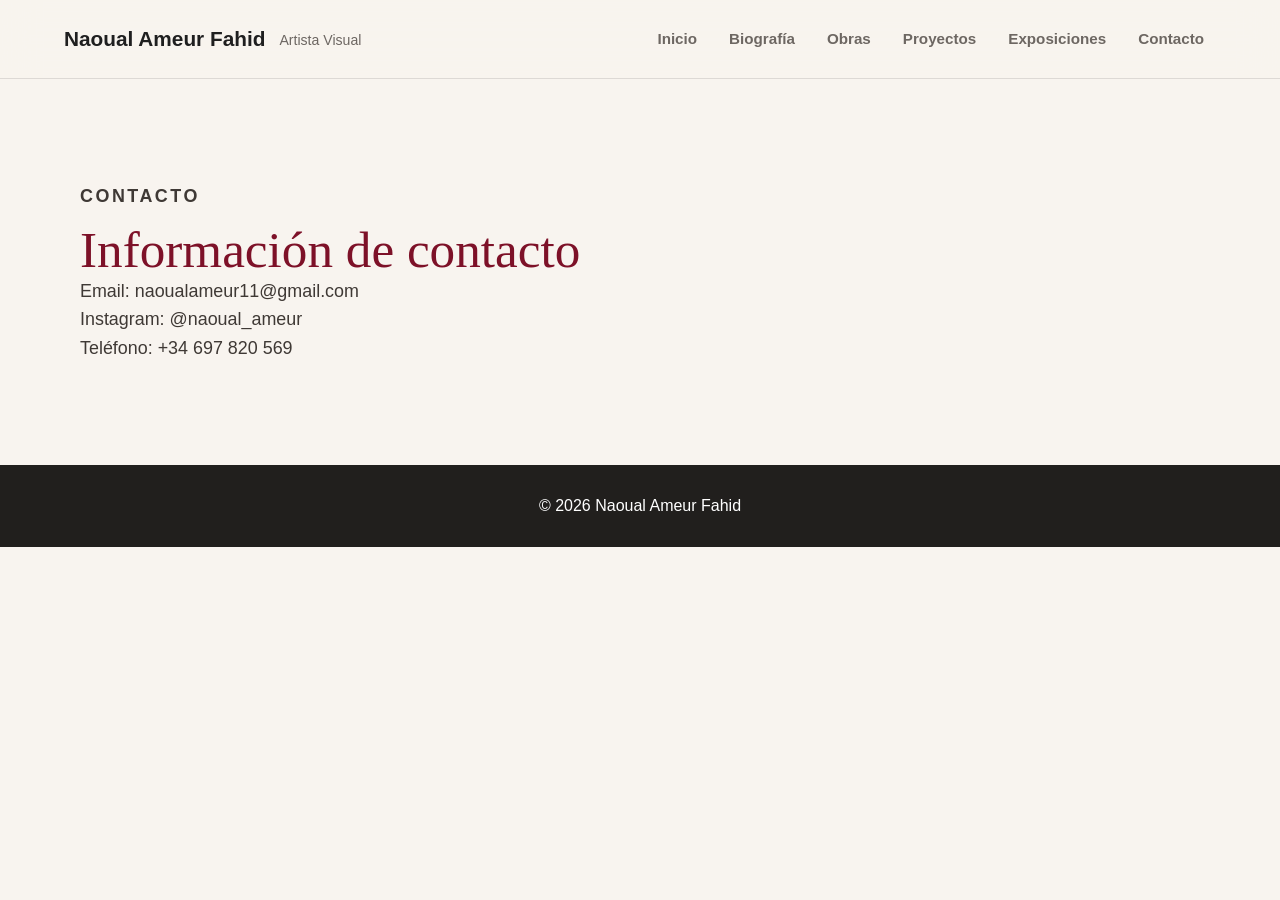
<file: contacto.html>
<!DOCTYPE html>
<html lang="es">
<head>
    <meta charset="UTF-8">
    <meta name="viewport" content="width=device-width, initial-scale=1.0">
    <title>Contacto | Naoual Ameur Fahid</title>
    <link rel="stylesheet" href="style.css">
</head>
<body>
    <header>
        <div class="logo">
            <h1>Naoual Ameur Fahid</h1>
            <p>Artista Visual</p>
        </div>

        <nav>
            <a href="index.html">Inicio</a>
            <a href="biografia.html">Biografía</a>
            <a href="galeria.html">Obras</a>
            <a href="proyectos.html">Proyectos</a>
            <a href="exposiciones.html">Exposiciones</a>
            <a href="contacto.html">Contacto</a>
        </nav>
    </header>

    <main>
        <section class="contenido">
            <p class="eyebrow">Contacto</p>
            <h2>Información de contacto</h2>
            <p>Email: naoualameur11@gmail.com</p>
            <p>Instagram: @naoual_ameur</p>
            <p>Teléfono: +34 697 820 569</p>
        </section>
    </main>

    <footer>
        <p>© 2026 Naoual Ameur Fahid</p>
    </footer>
</body>
</html>
</file>
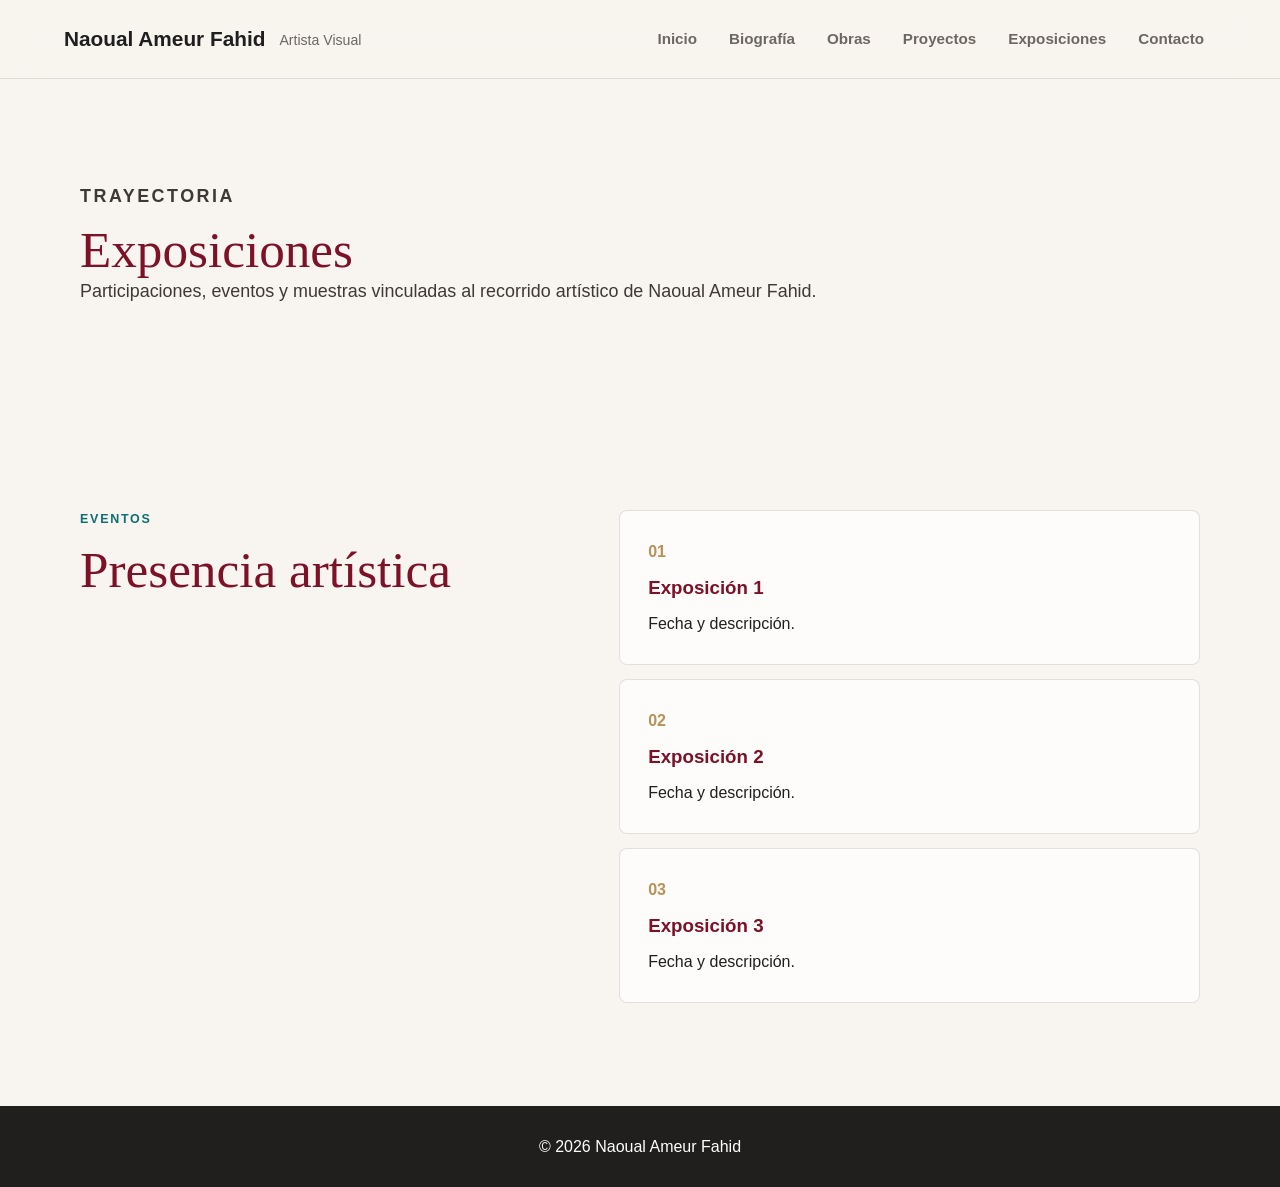
<file: exposiciones.html>
<!DOCTYPE html>
<html lang="es">
<head>
    <meta charset="UTF-8">
    <meta name="viewport" content="width=device-width, initial-scale=1.0">
    <title>Exposiciones | Naoual Ameur Fahid</title>
    <link rel="stylesheet" href="style.css">
</head>
<body>
    <header>
        <div class="logo">
            <h1>Naoual Ameur Fahid</h1>
            <p>Artista Visual</p>
        </div>

        <nav>
            <a href="index.html">Inicio</a>
            <a href="biografia.html">Biografía</a>
            <a href="galeria.html">Obras</a>
            <a href="proyectos.html">Proyectos</a>
            <a href="exposiciones.html">Exposiciones</a>
            <a href="contacto.html">Contacto</a>
        </nav>
    </header>

    <main>
        <section class="contenido">
            <p class="eyebrow">Trayectoria</p>
            <h2>Exposiciones</h2>
            <p>Participaciones, eventos y muestras vinculadas al recorrido artístico de Naoual Ameur Fahid.</p>
        </section>

        <section class="process-section">
            <div class="section-heading">
                <p class="eyebrow">Eventos</p>
                <h2>Presencia artística</h2>
            </div>
            <div class="process-grid">
                <article><span>01</span><h3>Exposición 1</h3><p>Fecha y descripción.</p></article>
                <article><span>02</span><h3>Exposición 2</h3><p>Fecha y descripción.</p></article>
                <article><span>03</span><h3>Exposición 3</h3><p>Fecha y descripción.</p></article>
            </div>
        </section>
    </main>

    <footer>
        <p>© 2026 Naoual Ameur Fahid</p>
    </footer>
</body>
</html>
</file>
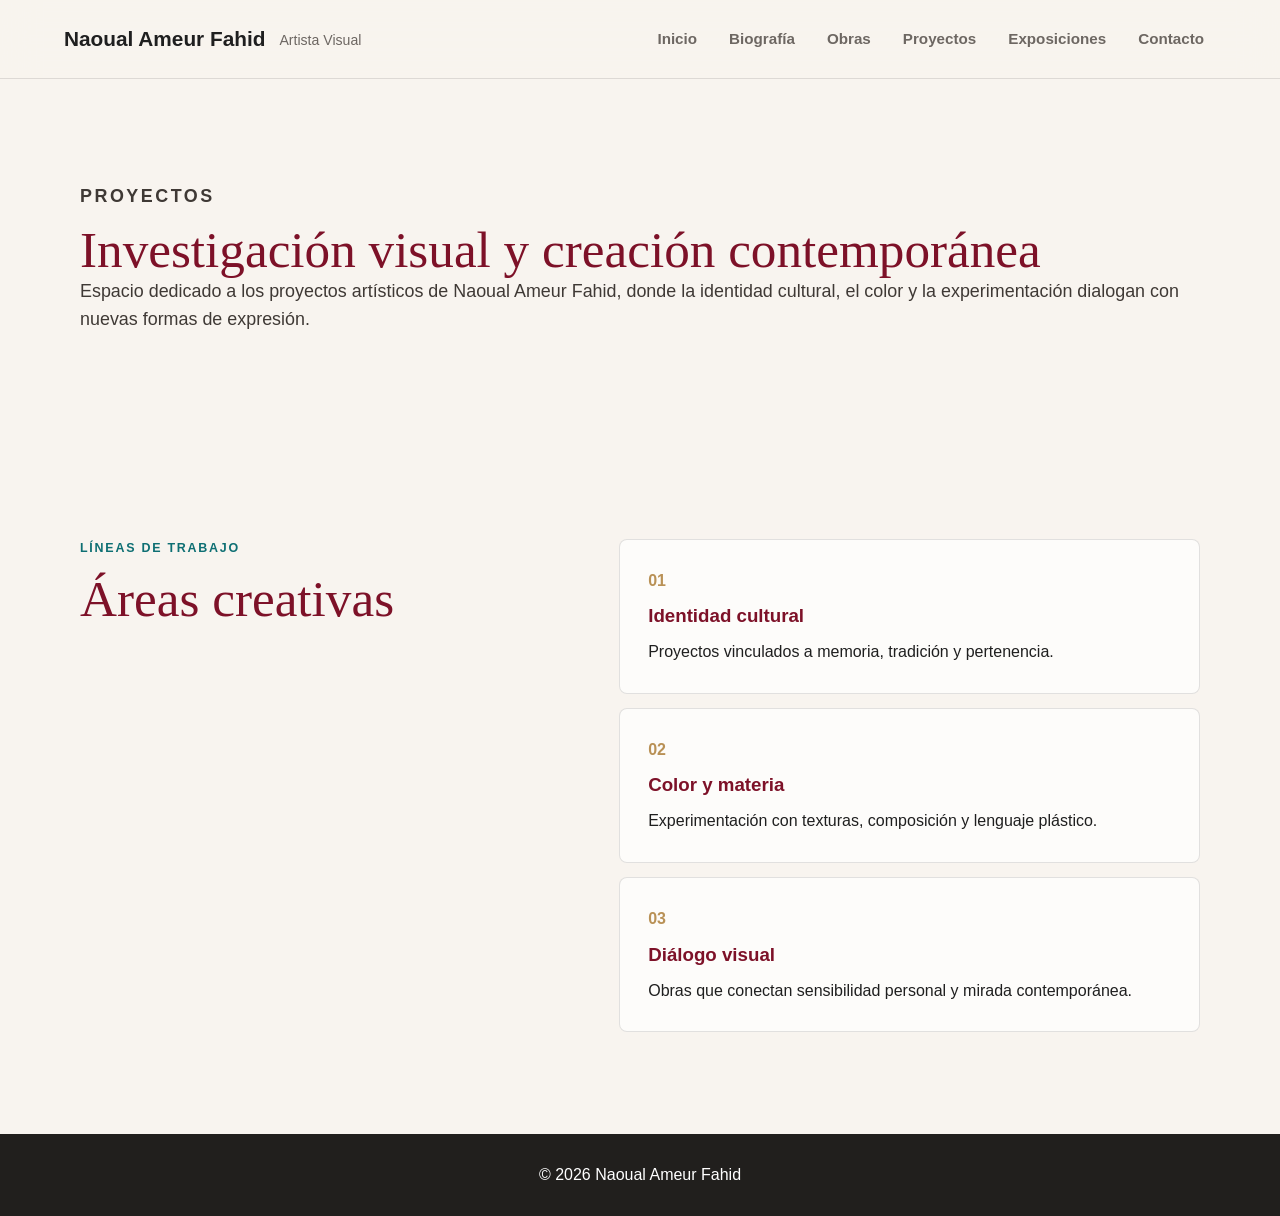
<file: proyectos.html>
<!DOCTYPE html>
<html lang="es">
<head>
    <meta charset="UTF-8">
    <meta name="viewport" content="width=device-width, initial-scale=1.0">
    <title>Proyectos | Naoual Ameur Fahid</title>
    <link rel="stylesheet" href="style.css">
</head>
<body>
    <header>
        <div class="logo">
            <h1>Naoual Ameur Fahid</h1>
            <p>Artista Visual</p>
        </div>

        <nav>
            <a href="index.html">Inicio</a>
            <a href="biografia.html">Biografía</a>
            <a href="galeria.html">Obras</a>
            <a href="proyectos.html">Proyectos</a>
            <a href="exposiciones.html">Exposiciones</a>
            <a href="contacto.html">Contacto</a>
        </nav>
    </header>

    <main>
        <section class="contenido">
            <p class="eyebrow">Proyectos</p>
            <h2>Investigación visual y creación contemporánea</h2>
            <p>
                Espacio dedicado a los proyectos artísticos de Naoual Ameur Fahid,
                donde la identidad cultural, el color y la experimentación dialogan
                con nuevas formas de expresión.
            </p>
        </section>

        <section class="process-section">
            <div class="section-heading">
                <p class="eyebrow">Líneas de trabajo</p>
                <h2>Áreas creativas</h2>
            </div>
            <div class="process-grid">
                <article><span>01</span><h3>Identidad cultural</h3><p>Proyectos vinculados a memoria, tradición y pertenencia.</p></article>
                <article><span>02</span><h3>Color y materia</h3><p>Experimentación con texturas, composición y lenguaje plástico.</p></article>
                <article><span>03</span><h3>Diálogo visual</h3><p>Obras que conectan sensibilidad personal y mirada contemporánea.</p></article>
            </div>
        </section>
    </main>

    <footer>
        <p>© 2026 Naoual Ameur Fahid</p>
    </footer>
</body>
</html>
</file>
<file: style.css>
:root{
    --ink:#1f1f1f;
    --muted:#6d6762;
    --paper:#f8f4ef;
    --panel:#ffffff;
    --wine:#7d1128;
    --clay:#b99156;
    --teal:#0e6f73;
    --line:rgba(31,31,31,.12);
    --shadow:0 18px 45px rgba(31,31,31,.12);
}

*{
    margin:0;
    padding:0;
    box-sizing:border-box;
}

html{
    scroll-behavior:smooth;
}

body{
    font-family:"Segoe UI", Arial, sans-serif;
    background:var(--paper);
    color:var(--ink);
    line-height:1.6;
}

img{
    max-width:100%;
    display:block;
}

a{
    color:inherit;
}

.site-header,
header{
    position:sticky;
    top:0;
    z-index:20;
    display:flex;
    align-items:center;
    justify-content:space-between;
    gap:28px;
    padding:18px clamp(20px,5vw,72px);
    background:rgba(248,244,239,.94);
    border-bottom:1px solid var(--line);
    backdrop-filter:blur(18px);
}

.brand,
.logo{
    display:flex;
    align-items:center;
    gap:14px;
    color:var(--ink);
    text-decoration:none;
    text-align:left;
}

.brand-mark{
    width:48px;
    height:48px;
    display:grid;
    place-items:center;
    flex:0 0 auto;
    background:var(--wine);
    color:white;
    border-radius:50%;
    font-weight:800;
    font-size:.82rem;
    letter-spacing:.04em;
}

.brand strong,
.logo h1{
    display:block;
    font-size:clamp(1rem,1.7vw,1.3rem);
    line-height:1.1;
}

.brand small,
.logo p{
    display:block;
    margin-top:3px;
    color:var(--muted);
    font-size:.88rem;
}

.main-nav,
nav{
    display:flex;
    align-items:center;
    justify-content:flex-end;
    gap:8px;
    flex-wrap:wrap;
}

.main-nav a,
nav a{
    padding:9px 12px;
    color:var(--muted);
    text-decoration:none;
    font-size:.95rem;
    font-weight:650;
    border-radius:999px;
    transition:background .2s ease,color .2s ease;
}

.main-nav a:hover,
nav a:hover{
    background:rgba(125,17,40,.08);
    color:var(--wine);
}

main{
    overflow:hidden;
}

.hero{
    min-height:calc(100vh - 86px);
    display:grid;
    grid-template-columns:minmax(0,1.05fr) minmax(320px,.95fr);
    align-items:center;
    gap:clamp(32px,5vw,78px);
    padding:clamp(42px,7vw,96px) clamp(20px,5vw,72px);
}

.hero-copy{
    max-width:760px;
}

.eyebrow{
    margin-bottom:14px;
    color:var(--teal);
    font-size:.78rem;
    font-weight:800;
    letter-spacing:.14em;
    text-transform:uppercase;
}

.hero h1{
    max-width:720px;
    font-family:Georgia, "Times New Roman", serif;
    font-size:clamp(3.1rem,8vw,7.2rem);
    line-height:.92;
    font-weight:500;
    color:var(--wine);
}

.hero-lead{
    max-width:680px;
    margin-top:26px;
    color:#37322f;
    font-size:clamp(1.05rem,1.5vw,1.28rem);
}

.hero-actions,
.botones{
    display:flex;
    align-items:center;
    gap:12px;
    flex-wrap:wrap;
    margin-top:34px;
}

.button,
.boton,
.boton-secundario{
    display:inline-flex;
    align-items:center;
    justify-content:center;
    min-height:46px;
    padding:12px 20px;
    border:1px solid transparent;
    border-radius:999px;
    text-decoration:none;
    font-weight:750;
    transition:transform .2s ease, box-shadow .2s ease, background .2s ease;
}

.button:hover,
.boton:hover,
.boton-secundario:hover{
    transform:translateY(-2px);
}

.button-primary,
.boton{
    background:var(--wine);
    color:white;
    box-shadow:0 12px 30px rgba(125,17,40,.22);
}

.button-secondary,
.boton-secundario{
    background:transparent;
    color:var(--wine);
    border-color:rgba(125,17,40,.35);
}

.hero-media{
    position:relative;
    min-height:560px;
    border-radius:8px;
}

.hero-media::before{
    content:"";
    position:absolute;
    inset:28px -22px -22px 42px;
    background:var(--clay);
    border-radius:8px;
    z-index:0;
}

.hero-media img{
    position:relative;
    z-index:1;
    width:100%;
    height:560px;
    object-fit:cover;
    object-position:center top;
    border-radius:8px;
    box-shadow:var(--shadow);
}

.media-caption{
    position:absolute;
    left:22px;
    right:22px;
    bottom:22px;
    z-index:2;
    display:flex;
    gap:8px;
    flex-wrap:wrap;
}

.media-caption span{
    padding:8px 12px;
    background:rgba(255,255,255,.88);
    border:1px solid rgba(255,255,255,.65);
    border-radius:999px;
    color:var(--ink);
    font-size:.83rem;
    font-weight:700;
}

.intro-section,
.featured-section,
.process-section,
.contenido{
    width:min(1120px,calc(100% - 40px));
    margin:0 auto;
    padding:clamp(60px,8vw,108px) 0;
}

.intro-section{
    display:grid;
    grid-template-columns:.78fr 1.22fr;
    gap:clamp(28px,5vw,74px);
    border-top:1px solid var(--line);
}

.section-heading h2,
.sobre h2,
.contenido h2{
    font-family:Georgia, "Times New Roman", serif;
    color:var(--wine);
    font-size:clamp(2rem,4vw,4rem);
    line-height:1.02;
    font-weight:500;
}

.intro-section > p,
.sobre p,
.contenido p{
    color:#3f3935;
    font-size:clamp(1rem,1.4vw,1.16rem);
}

.stats,
.estadisticas{
    width:min(1120px,calc(100% - 40px));
    margin:0 auto;
    display:grid;
    grid-template-columns:repeat(4,1fr);
    border:1px solid var(--line);
    background:var(--panel);
    box-shadow:0 16px 40px rgba(31,31,31,.07);
}

.stats article,
.stat{
    min-height:150px;
    display:flex;
    flex-direction:column;
    justify-content:center;
    gap:2px;
    padding:24px;
    text-align:center;
    border-right:1px solid var(--line);
}

.stats article:last-child{
    border-right:0;
}

.stats strong,
.stat h3{
    color:var(--wine);
    font-family:Georgia, "Times New Roman", serif;
    font-size:clamp(2.4rem,5vw,4.2rem);
    line-height:1;
    font-weight:500;
}

.stats span,
.stat p{
    color:var(--muted);
    font-weight:750;
}

.art-grid,
.grid,
.galeria-grid{
    display:grid;
    grid-template-columns:1.2fr .9fr .9fr;
    gap:18px;
    margin-top:36px;
}

.art-card,
.obra{
    position:relative;
    min-height:380px;
    overflow:hidden;
    border-radius:8px;
    background:var(--panel);
    box-shadow:0 14px 35px rgba(31,31,31,.10);
}

.art-card-large{
    grid-row:span 2;
    min-height:778px;
}

.art-card img,
.obra img{
    width:100%;
    height:100%;
    object-fit:cover;
    transition:transform .45s ease;
    cursor:zoom-in;
}

.art-card:hover img,
.obra:hover img{
    transform:scale(1.035);
}

.art-card div,
.obra h3,
.obra p{
    position:relative;
    z-index:2;
}

.art-card div{
    position:absolute;
    left:0;
    right:0;
    bottom:0;
    padding:28px;
    color:white;
    background:linear-gradient(180deg,transparent,rgba(0,0,0,.78));
}

.art-card h3,
.obra h3{
    color:inherit;
    font-size:1.35rem;
}

.art-card p,
.obra p{
    color:inherit;
    margin-top:4px;
}

.obra{
    min-height:auto;
    display:flex;
    flex-direction:column;
}

.obra img{
    height:280px;
    flex:0 0 auto;
}

.obra h3{
    padding:18px 20px 0;
    color:var(--wine);
}

.obra p{
    padding:0 20px 22px;
    color:var(--muted);
}

.process-section{
    display:grid;
    grid-template-columns:.9fr 1.1fr;
    gap:clamp(28px,5vw,70px);
}

.process-grid{
    display:grid;
    gap:14px;
}

.process-grid article,
.bio-bloque{
    padding:28px;
    background:rgba(255,255,255,.68);
    border:1px solid var(--line);
    border-radius:8px;
}

.process-grid span{
    color:var(--clay);
    font-weight:850;
}

.process-grid h3,
.bio-bloque h2{
    margin:8px 0 8px;
    color:var(--wine);
}

.quote-section,
.frase,
.cita-artista{
    width:min(1120px,calc(100% - 40px));
    margin:0 auto clamp(60px,8vw,108px);
    padding:clamp(44px,7vw,80px);
    display:flex;
    align-items:center;
    justify-content:space-between;
    gap:28px;
    background:var(--wine);
    color:white;
    border-radius:8px;
}

.quote-section blockquote,
.frase blockquote,
.cita-artista p{
    max-width:760px;
    font-family:Georgia, "Times New Roman", serif;
    font-size:clamp(1.8rem,4vw,3.7rem);
    line-height:1.08;
}

.quote-section .button-primary{
    background:white;
    color:var(--wine);
    box-shadow:none;
    flex:0 0 auto;
}

.site-footer,
footer{
    padding:28px clamp(20px,5vw,72px);
    background:#211f1d;
    color:white;
    text-align:center;
}

.carrusel{
    width:min(1120px,calc(100% - 40px));
    height:520px;
    margin:60px auto;
    overflow:hidden;
    border-radius:8px;
    box-shadow:var(--shadow);
}

.slides{
    display:flex;
    width:400%;
    height:100%;
    animation:carrusel 14s infinite;
}

.slides img{
    width:25%;
    height:100%;
    object-fit:cover;
    cursor:zoom-in;
}

.image-viewer{
    position:fixed;
    inset:0;
    z-index:100;
    display:none;
    align-items:center;
    justify-content:center;
    flex-direction:column;
    gap:14px;
    padding:28px;
    background:rgba(15,14,13,.92);
}

.image-viewer.is-open{
    display:flex;
}

.image-viewer img{
    width:auto;
    max-width:96vw;
    height:auto;
    max-height:84vh;
    object-fit:contain;
    border-radius:6px;
    box-shadow:0 22px 70px rgba(0,0,0,.45);
}

.image-viewer p{
    max-width:min(720px,92vw);
    color:white;
    font-weight:700;
    text-align:center;
}

.image-viewer-close{
    position:absolute;
    top:18px;
    right:18px;
    width:44px;
    height:44px;
    border:1px solid rgba(255,255,255,.35);
    border-radius:50%;
    background:rgba(255,255,255,.12);
    color:white;
    font-size:2rem;
    line-height:1;
    cursor:pointer;
}

.image-viewer-close:hover{
    background:rgba(255,255,255,.22);
}

@keyframes carrusel{
    0%,20%{ transform:translateX(0); }
    25%,45%{ transform:translateX(-25%); }
    50%,70%{ transform:translateX(-50%); }
    75%,100%{ transform:translateX(-75%); }
}

.sobre,
.bio-portada,
.inspiraciones{
    width:min(980px,calc(100% - 40px));
    margin:0 auto;
    padding:clamp(58px,8vw,96px) 0;
    text-align:center;
}

.bio-portada img{
    width:280px;
    height:280px;
    margin:0 auto 28px;
    border-radius:50%;
    object-fit:cover;
    object-position:center top;
    box-shadow:var(--shadow);
}

.bio-portada h1{
    color:var(--wine);
    font-family:Georgia, "Times New Roman", serif;
    font-size:clamp(2.6rem,6vw,5rem);
    line-height:1;
}

.subtitulo{
    margin-top:12px;
    color:var(--muted);
}

.bio-contenedor{
    width:min(1120px,calc(100% - 40px));
    margin:0 auto;
    display:grid;
    grid-template-columns:repeat(3,1fr);
    gap:18px;
    padding:40px 0;
}

.tags{
    display:flex;
    justify-content:center;
    flex-wrap:wrap;
    gap:12px;
    margin-top:26px;
}

.tags span{
    padding:10px 16px;
    border-radius:999px;
    background:rgba(125,17,40,.09);
    color:var(--wine);
    font-weight:750;
}

@media(max-width:980px){
    .site-header,
    header{
        position:relative;
        align-items:flex-start;
        flex-direction:column;
    }

    .main-nav,
    nav{
        justify-content:flex-start;
    }

    .hero,
    .intro-section,
    .process-section{
        grid-template-columns:1fr;
    }

    .hero-media{
        min-height:auto;
    }

    .hero-media img{
        height:min(72vh,520px);
    }

    .stats,
    .estadisticas{
        grid-template-columns:repeat(2,1fr);
    }

    .stats article:nth-child(2),
    .stat:nth-child(2){
        border-right:0;
    }

    .art-grid,
    .grid,
    .galeria-grid{
        grid-template-columns:1fr 1fr;
    }

    .art-card-large{
        grid-row:auto;
        grid-column:span 2;
        min-height:480px;
    }

    .bio-contenedor{
        grid-template-columns:1fr;
    }
}

@media(max-width:640px){
    .site-header,
    header{
        padding:16px 18px;
    }

    .main-nav a,
    nav a{
        padding:8px 10px;
        font-size:.9rem;
    }

    .hero{
        padding:38px 18px 58px;
    }

    .hero h1{
        font-size:3.3rem;
    }

    .hero-actions,
    .botones{
        align-items:stretch;
        flex-direction:column;
    }

    .button,
    .boton,
    .boton-secundario{
        width:100%;
    }

    .hero-media::before{
        inset:18px -10px -12px 18px;
    }

    .hero-media img{
        height:390px;
    }

    .stats,
    .estadisticas,
    .art-grid,
    .grid,
    .galeria-grid{
        grid-template-columns:1fr;
    }

    .stats article,
    .stat{
        border-right:0;
        border-bottom:1px solid var(--line);
    }

    .stats article:last-child,
    .stat:last-child{
        border-bottom:0;
    }

    .art-card,
    .art-card-large,
    .obra{
        grid-column:auto;
        min-height:360px;
    }

    .quote-section,
    .frase,
    .cita-artista{
        align-items:flex-start;
        flex-direction:column;
        padding:34px 24px;
    }

    .carrusel{
        height:320px;
    }
}
</file>
